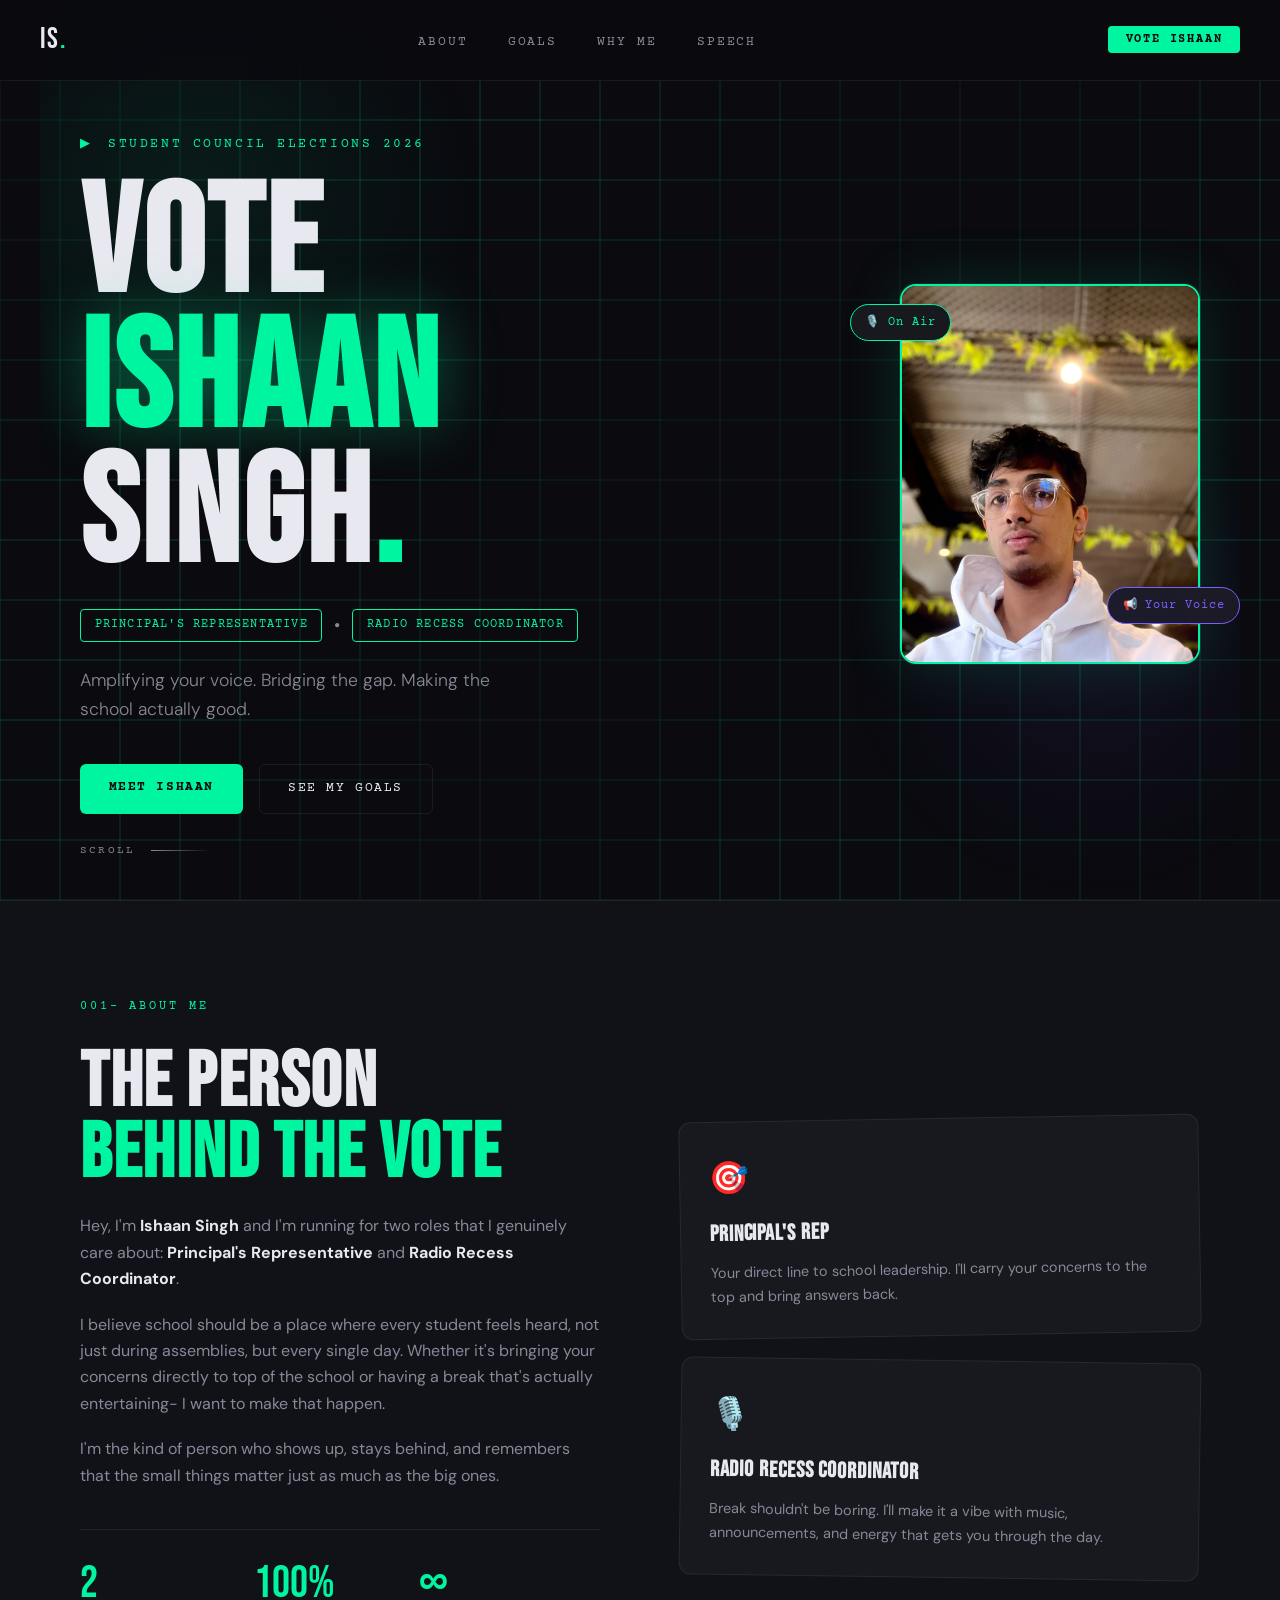
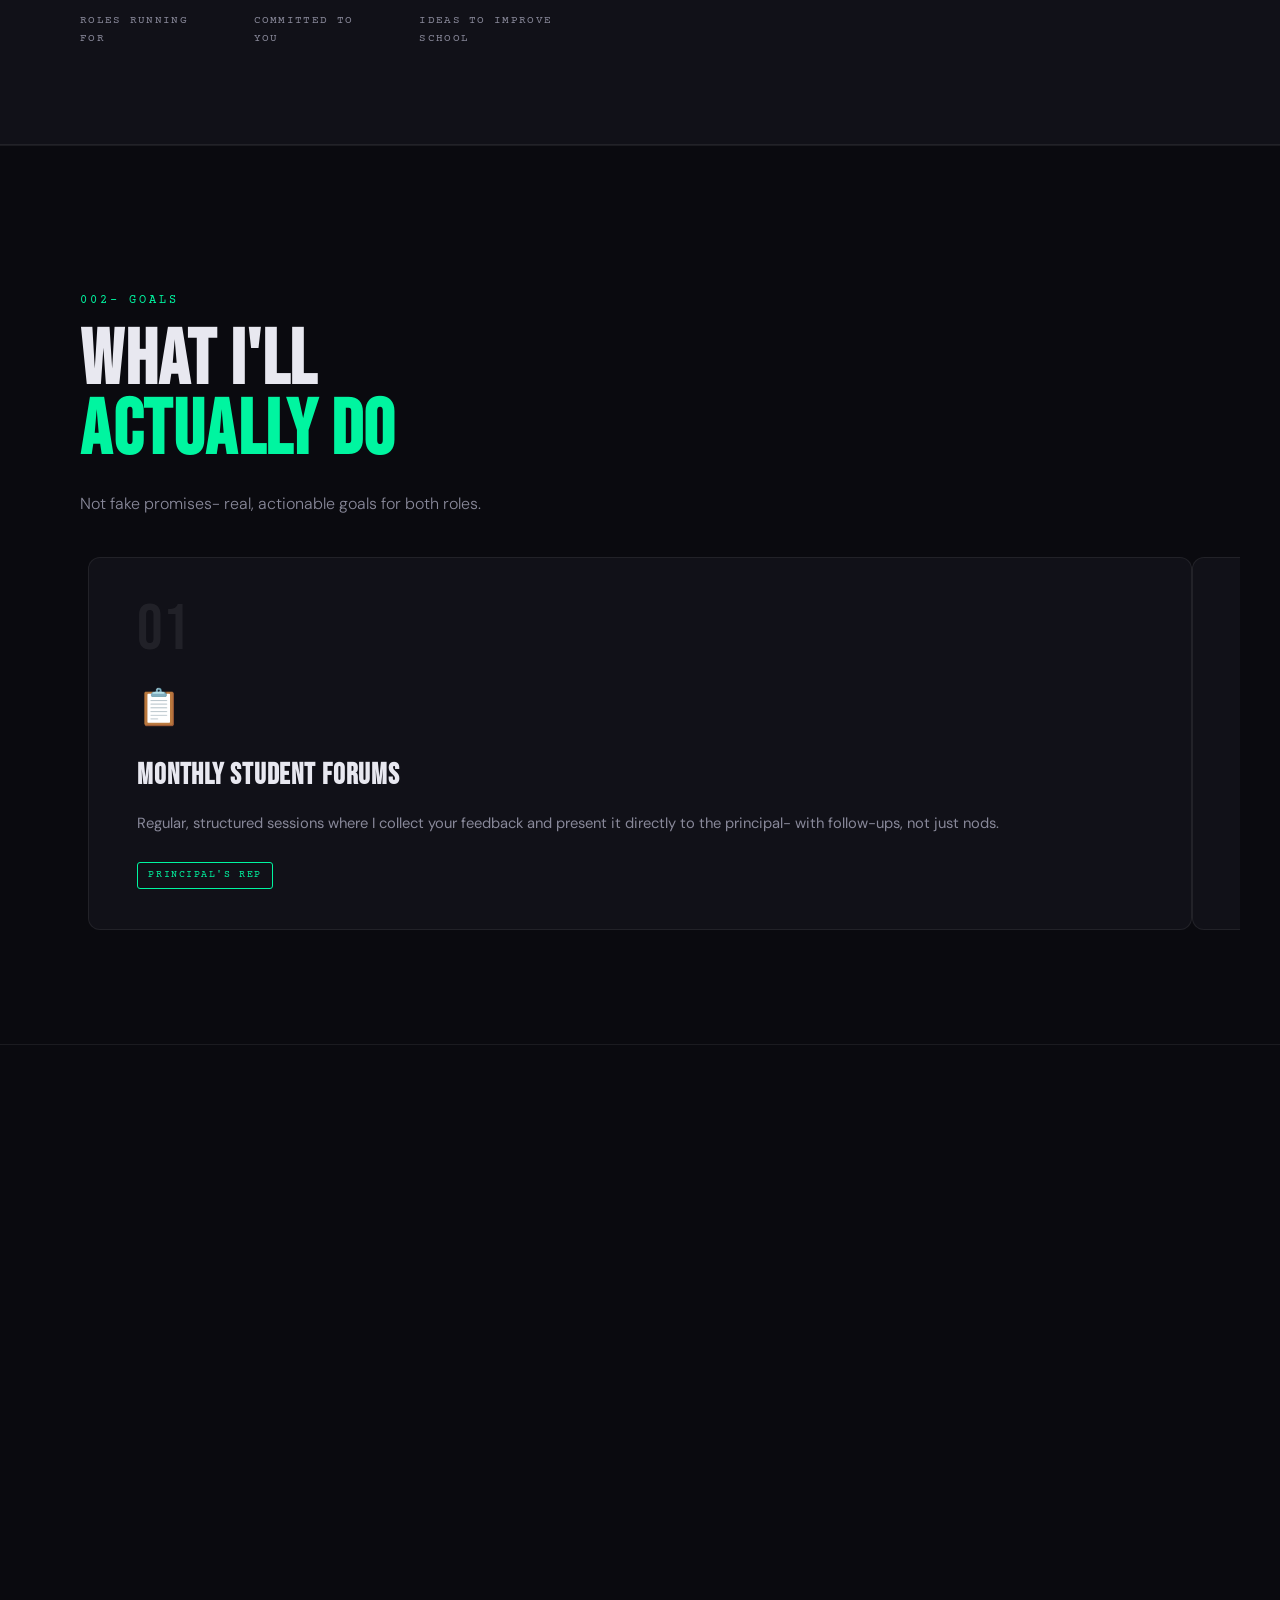
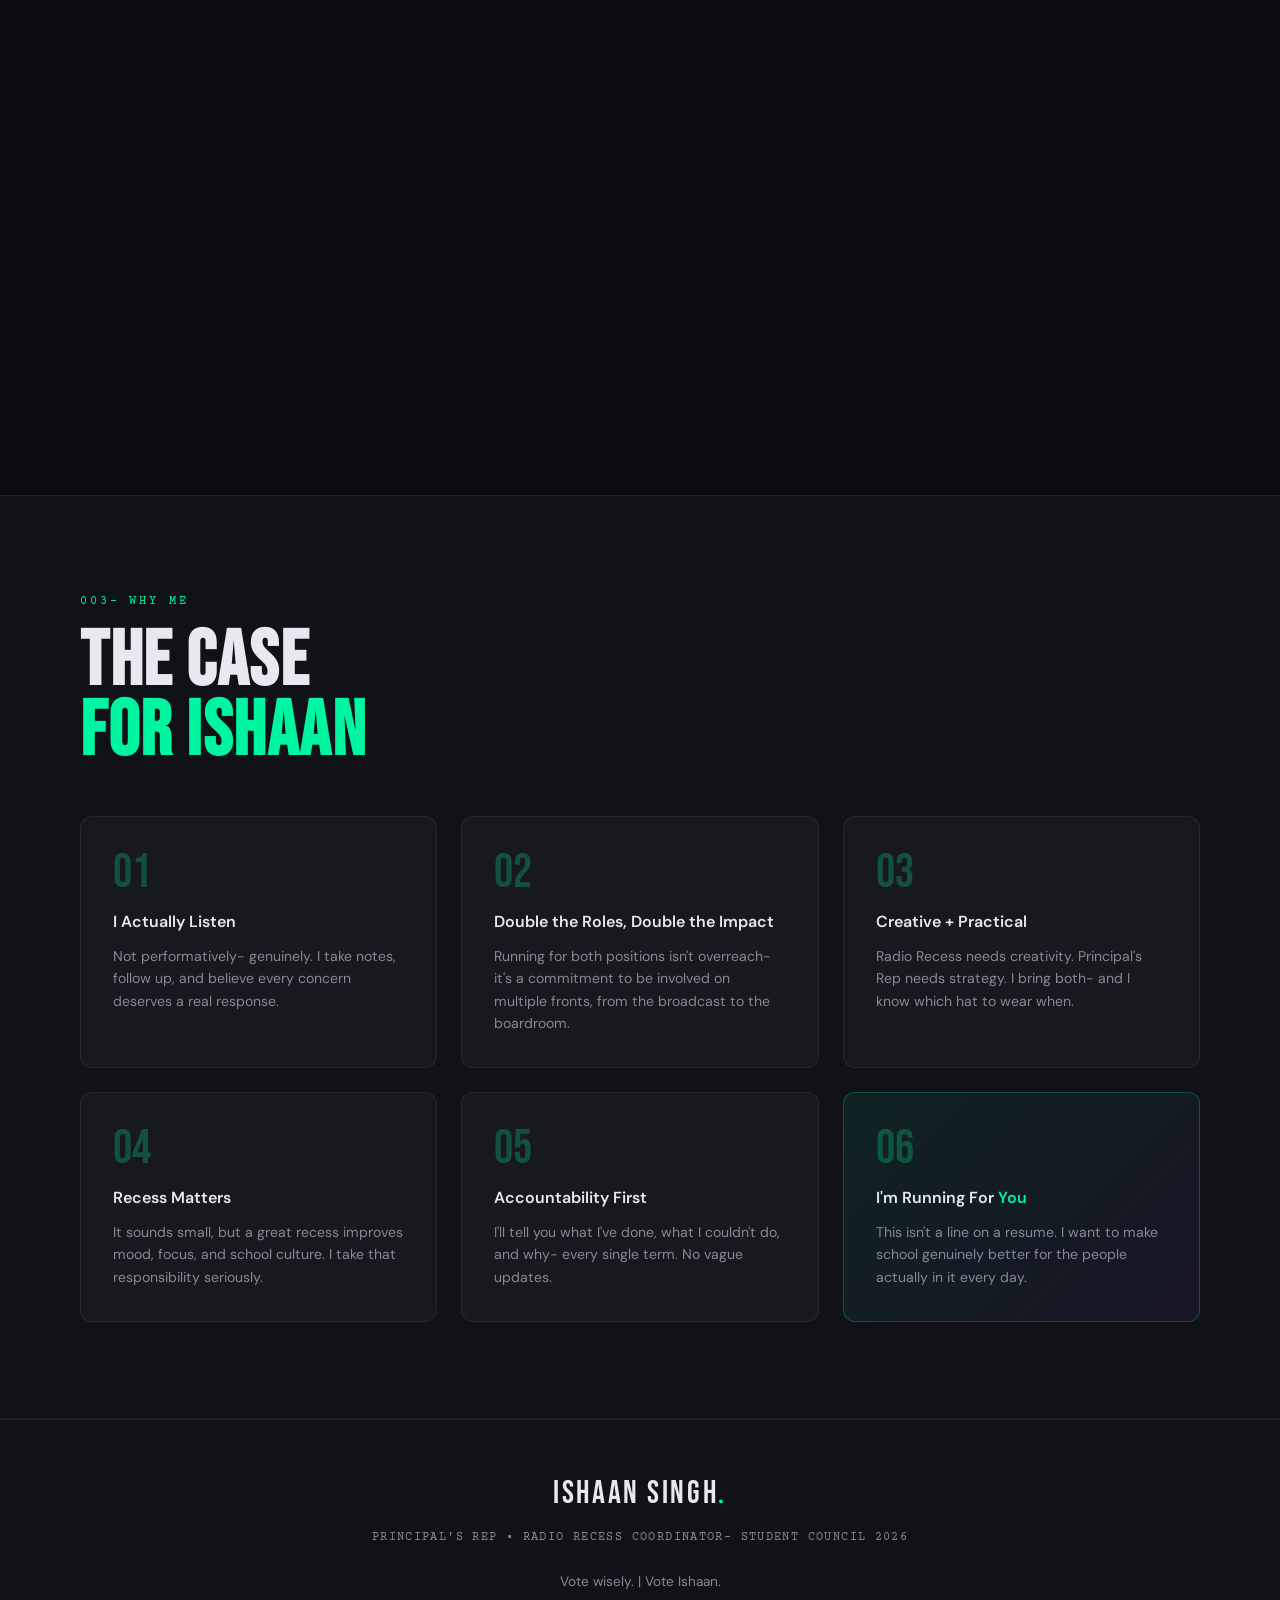
<file: index.html>
<!DOCTYPE html>
<html lang="en">
<head>
  <meta charset="UTF-8" />
  <meta name="viewport" content="width=device-width, initial-scale=1.0" />
  <title>Vote Ishaan Singh</title>
  <link rel="stylesheet" href="style.css" />
  <link rel="preconnect" href="https://fonts.googleapis.com" />
  <link rel="preconnect" href="https://fonts.gstatic.com" crossorigin />
  <link href="https://fonts.googleapis.com/css2?family=Bebas+Neue&family=DM+Sans:ital,wght@0,300;0,400;0,500;0,700;1,300&family=Courier+Prime:wght@400;700&display=swap" rel="stylesheet" />
</head>
<body>

  <!-- BACK TO TOP ARROW -->
  <button id="backToTop" aria-label="Back to top">
    <svg viewBox="0 0 24 24" fill="none" stroke="currentColor" stroke-width="2.5" stroke-linecap="round" stroke-linejoin="round">
      <polyline points="18 15 12 9 6 15"></polyline>
    </svg>
  </button>

  <!-- CONFETTI CANVAS -->
  <canvas id="confettiCanvas"></canvas>

  <!-- NAV -->
  <nav id="navbar">
    <a href="#hero" class="nav-logo" id="navLogo">IS<span class="accent">.</span></a>
    <ul class="nav-links">
      <li><a href="#about">About</a></li>
      <li><a href="#goals">Goals</a></li>
      <li><a href="#why">Why Me</a></li>
      <li><a href="speech.html">Speech</a></li>
    </ul>
    <button class="nav-cta" id="voteBtn">Vote Ishaan</button>
  </nav>

  <!-- HERO -->
  <section id="hero">
    <canvas class="hero-bg-grid" id="gridCanvas"></canvas>
    <div class="hero-content">
      <p class="hero-eyebrow"><span class="blink">&#9654;</span> Student Council Elections 2026</p>
      <h1 class="hero-title">
        VOTE<br />
        <span class="hero-name">ISHAAN</span><br />
        SINGH<span class="accent">.</span>
      </h1>
      <p class="hero-roles">
        <span class="role-tag">Principal's Representative</span>
        <span class="role-divider">&bull;</span>
        <span class="role-tag">Radio Recess Coordinator</span>
      </p>
      <p class="hero-sub">Amplifying your voice. Bridging the gap. Making the school actually good.</p>
      <div class="hero-ctas">
        <a href="#about" class="btn-primary">Meet Ishaan</a>
        <a href="#goals" class="btn-ghost">See My Goals</a>
      </div>
    </div>
    <div class="hero-visual">
      <div class="photo-frame">
        <img src="ishaan.jpg" alt="Ishaan Singh" />
      </div>
      <div class="floating-badge badge-1">&#127897;&#65039; On Air</div>
      <div class="floating-badge badge-2">&#128226; Your Voice</div>
    </div>
    <div class="hero-scroll-hint">
      <span>Scroll</span>
      <div class="scroll-line"></div>
    </div>
  </section>

  <!-- ABOUT -->
  <section id="about">
    <div class="section-container">
      <div class="section-label">001- About Me</div>
      <div class="about-grid">
        <div class="about-text">
          <h2 class="section-title">The Person<br /><em>Behind the Vote</em></h2>
          <p>Hey, I'm <strong>Ishaan Singh</strong> and I'm running for two roles that I genuinely care about: <strong>Principal's Representative</strong> and <strong>Radio Recess Coordinator</strong>.</p>
          <p>I believe school should be a place where every student feels heard, not just during assemblies, but every single day. Whether it's bringing your concerns directly to top of the school or having a break that's actually entertaining- I want to make that happen.</p>
          <p>I'm the kind of person who shows up, stays behind, and remembers that the small things matter just as much as the big ones.</p>
          <div class="about-stats">
            <div class="stat">
              <span class="stat-num">2</span>
              <span class="stat-label">Roles Running For</span>
            </div>
            <div class="stat">
              <span class="stat-num">100<span class="accent">%</span></span>
              <span class="stat-label">Committed to You</span>
            </div>
            <div class="stat">
              <span class="stat-num">&infin;</span>
              <span class="stat-label">Ideas to Improve School</span>
            </div>
          </div>
        </div>
        <div class="about-card-stack">
          <div class="info-card card-tilt-1">
            <div class="card-icon">&#127919;</div>
            <h4>Principal's Rep</h4>
            <p>Your direct line to school leadership. I'll carry your concerns to the top and bring answers back.</p>
          </div>
          <div class="info-card card-tilt-2">
            <div class="card-icon">&#127897;&#65039;</div>
            <h4>Radio Recess Coordinator</h4>
            <p>Break shouldn't be boring. I'll make it a vibe with music, announcements, and energy that gets you through the day.</p>
          </div>
        </div>
      </div>
    </div>
  </section>

  <!-- GOALS SCROLL CAROUSEL -->
  <section id="goals">
    <div class="goals-sticky-wrapper" id="goalsStickyWrapper">
      <div class="goals-sticky-inner">
        <div class="section-container goals-header">
          <div class="section-label">002- Goals</div>
          <h2 class="section-title">What I'll<br /><em>Actually Do</em></h2>
          <p class="section-sub">Not fake promises- real, actionable goals for both roles.</p>
        </div>
        <div class="goals-carousel-outer">
          <div class="goals-track" id="goalsTrack">

            <div class="carousel-slide">
              <div class="slide-number">01</div>
              <div class="slide-icon">&#128203;</div>
              <h3>Monthly Student Forums</h3>
              <p>Regular, structured sessions where I collect your feedback and present it directly to the principal- with follow-ups, not just nods.</p>
              <div class="slide-tag">Principal's Rep</div>
            </div>

            <div class="carousel-slide">
              <div class="slide-number">02</div>
              <div class="slide-icon">&#128266;</div>
              <h3>Radio Recess 2.0</h3>
              <p>Student-led (appropriate) playlists, shoutouts, trivia, and themed recess days. The breaks are your time and I'll make it feel like it.</p>
              <div class="slide-tag">Radio Recess</div>
            </div>

            <div class="carousel-slide">
              <div class="slide-number">03</div>
              <div class="slide-icon">&#129309;</div>
              <h3>Anonymous Suggestion Box</h3>
              <p>A real system- digital or physical- where students can raise concerns safely, and know they'll be taken seriously.</p>
              <div class="slide-tag">Principal's Rep</div>
            </div>

            <div class="carousel-slide">
              <div class="slide-number">04</div>
              <div class="slide-icon">&#127925;</div>
              <h3>Open Mic &amp; Talent Spots</h3>
              <p>Give talented students a platform during breaks. Radio Recess should celebrate the talent already in our school.</p>
              <div class="slide-tag">Radio Recess</div>
            </div>

            <div class="carousel-slide">
              <div class="slide-number">05</div>
              <div class="slide-icon">&#128226;</div>
              <h3>Transparent Communication</h3>
              <p>I'll share updates on what I've done, what's been planned, and what's in progress- no out of the blue shocks.</p>
              <div class="slide-tag">Principal's Rep</div>
            </div>

            <div class="carousel-slide">
              <div class="slide-number">06</div>
              <div class="slide-icon">&#128197;</div>
              <h3>Themed Recess Events</h3>
              <p>From sports highlights to event days- coordinating break events that bring the whole school together.</p>
              <div class="slide-tag">Radio Recess</div>
            </div>

          </div>
        </div>
      </div>
    </div>
    <!-- tall spacer drives the scroll hijack -->
    <div class="goals-spacer" id="goalsSpacerEl"></div>
  </section>

  <!-- WHY VOTE FOR ME -->
  <section id="why">
    <div class="section-container">
      <div class="section-label">003- Why Me</div>
      <h2 class="section-title">The Case<br /><em>for Ishaan</em></h2>
      <div class="why-grid">
        <div class="why-card">
          <div class="why-num">01</div>
          <h3>I Actually Listen</h3>
          <p>Not performatively- genuinely. I take notes, follow up, and believe every concern deserves a real response.</p>
        </div>
        <div class="why-card">
          <div class="why-num">02</div>
          <h3>Double the Roles, Double the Impact</h3>
          <p>Running for both positions isn't overreach- it's a commitment to be involved on multiple fronts, from the broadcast to the boardroom.</p>
        </div>
        <div class="why-card">
          <div class="why-num">03</div>
          <h3>Creative + Practical</h3>
          <p>Radio Recess needs creativity. Principal's Rep needs strategy. I bring both- and I know which hat to wear when.</p>
        </div>
        <div class="why-card">
          <div class="why-num">04</div>
          <h3>Recess Matters</h3>
          <p>It sounds small, but a great recess improves mood, focus, and school culture. I take that responsibility seriously.</p>
        </div>
        <div class="why-card">
          <div class="why-num">05</div>
          <h3>Accountability First</h3>
          <p>I'll tell you what I've done, what I couldn't do, and why- every single term. No vague updates.</p>
        </div>
        <div class="why-card why-card-accent">
          <div class="why-num">06</div>
          <h3>I'm Running For <em>You</em></h3>
          <p>This isn't a line on a resume. I want to make school genuinely better for the people actually in it every day.</p>
        </div>
      </div>
    </div>
  </section>

  <!-- FOOTER -->
  <footer>
    <div class="footer-inner">
      <div class="footer-logo">ISHAAN SINGH<span class="accent">.</span></div>
      <p class="footer-tagline">Principal's Rep &bull; Radio Recess Coordinator- Student Council 2026</p>
      <p class="footer-copy">Vote wisely. | Vote Ishaan.</p>
    </div>
  </footer>

  <script src="script.js"></script>
</body>
</html>
</file>
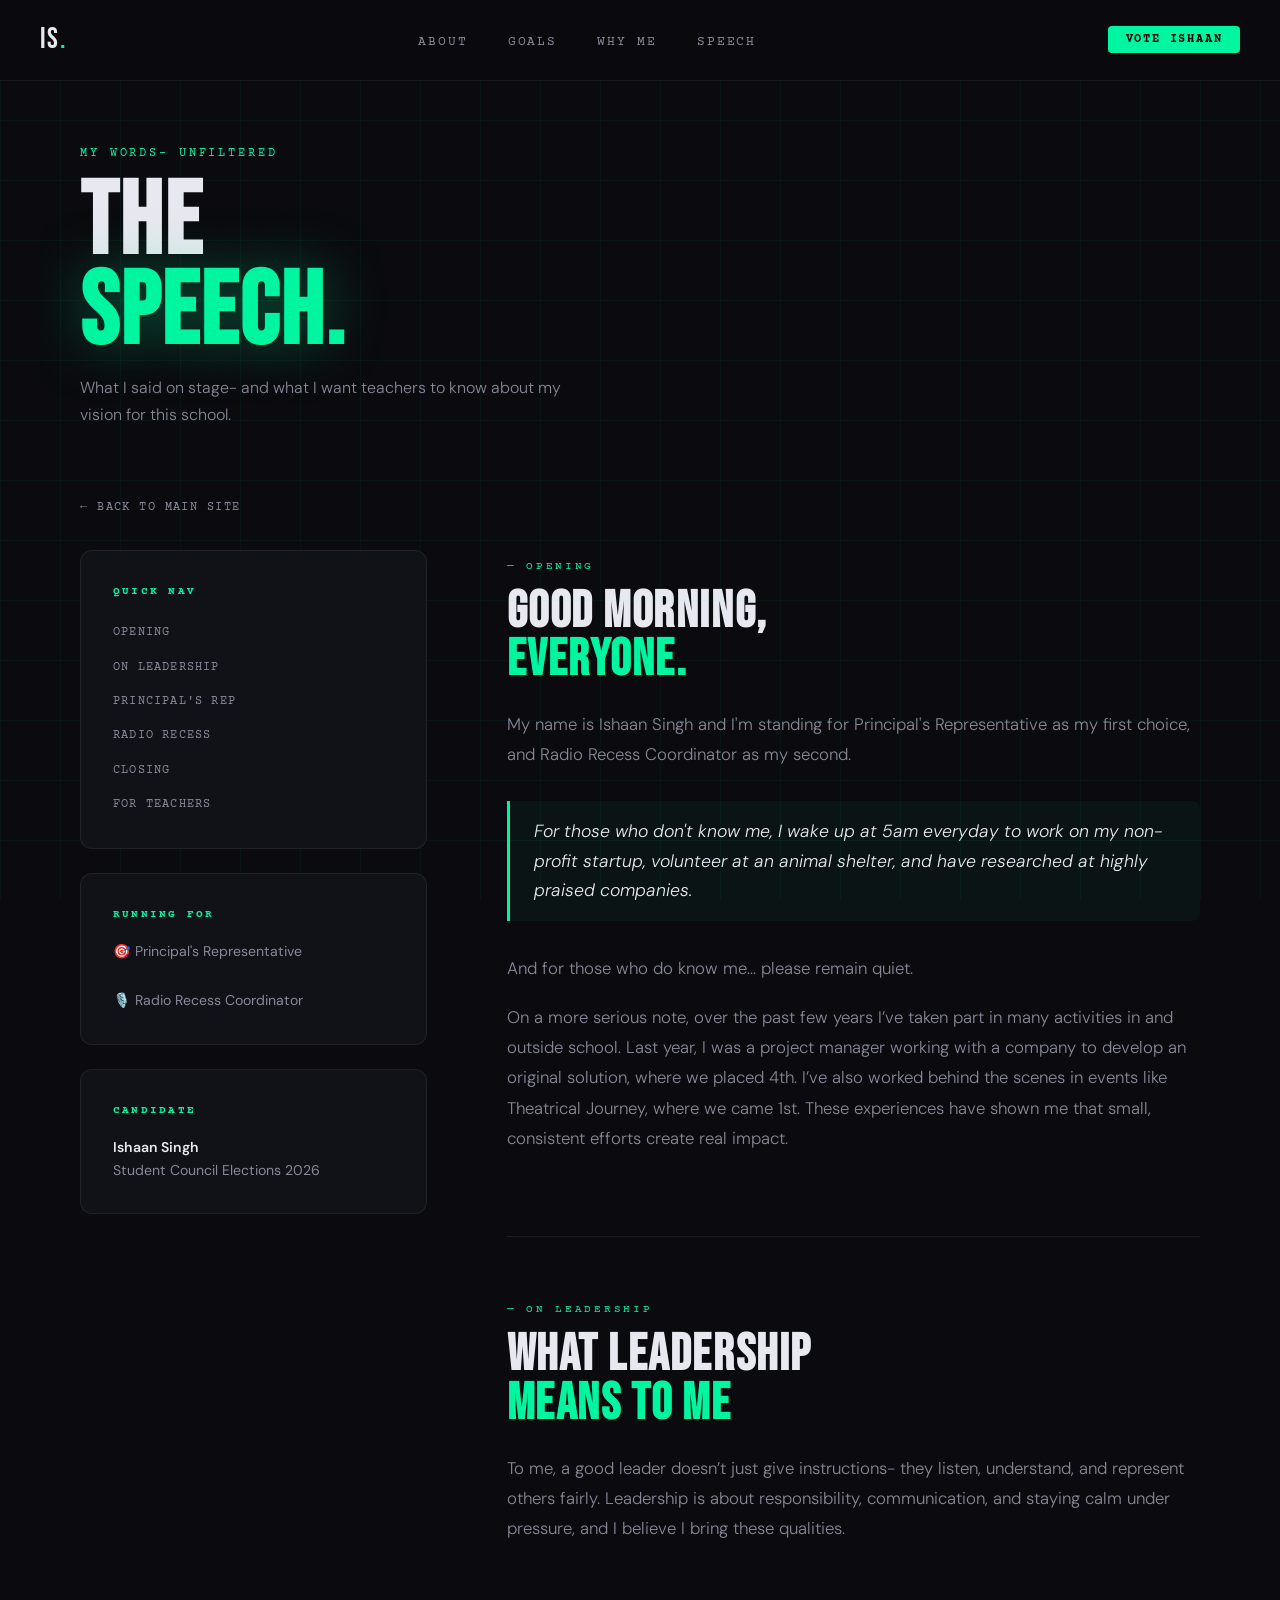
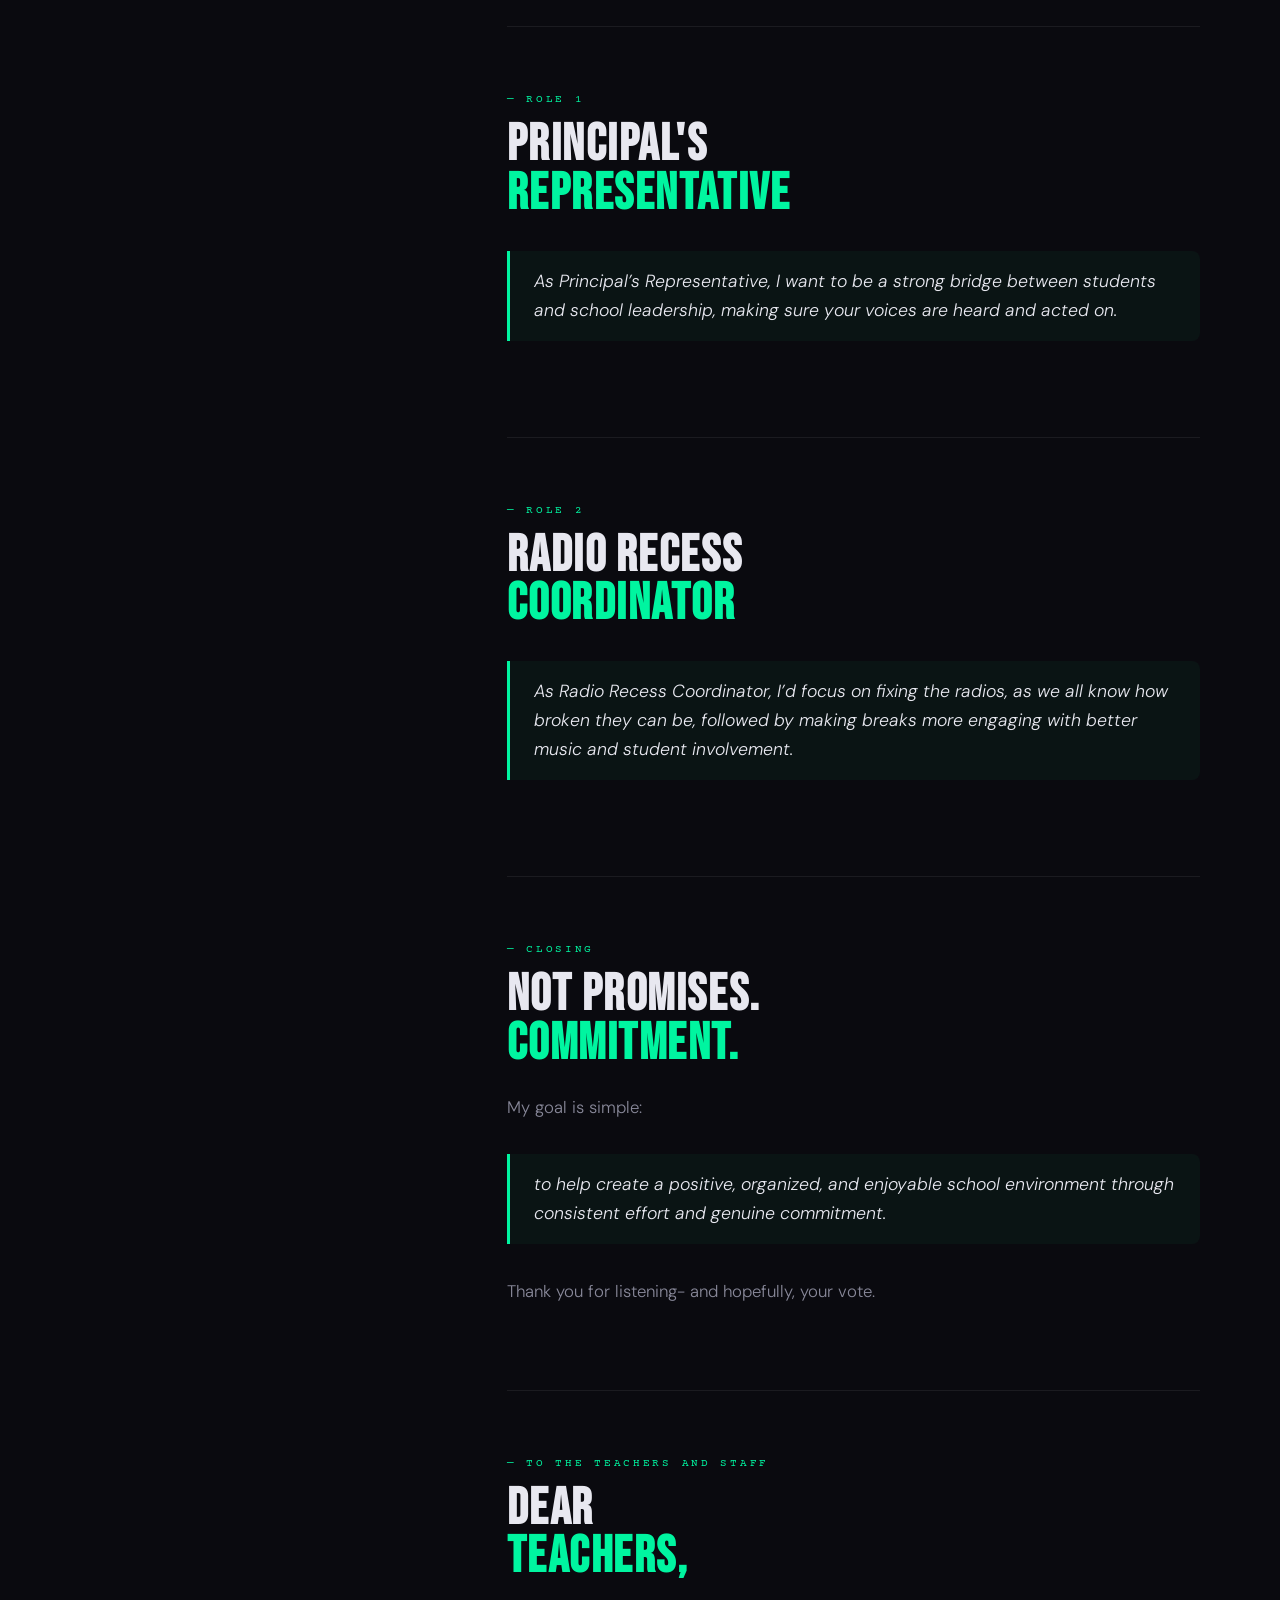
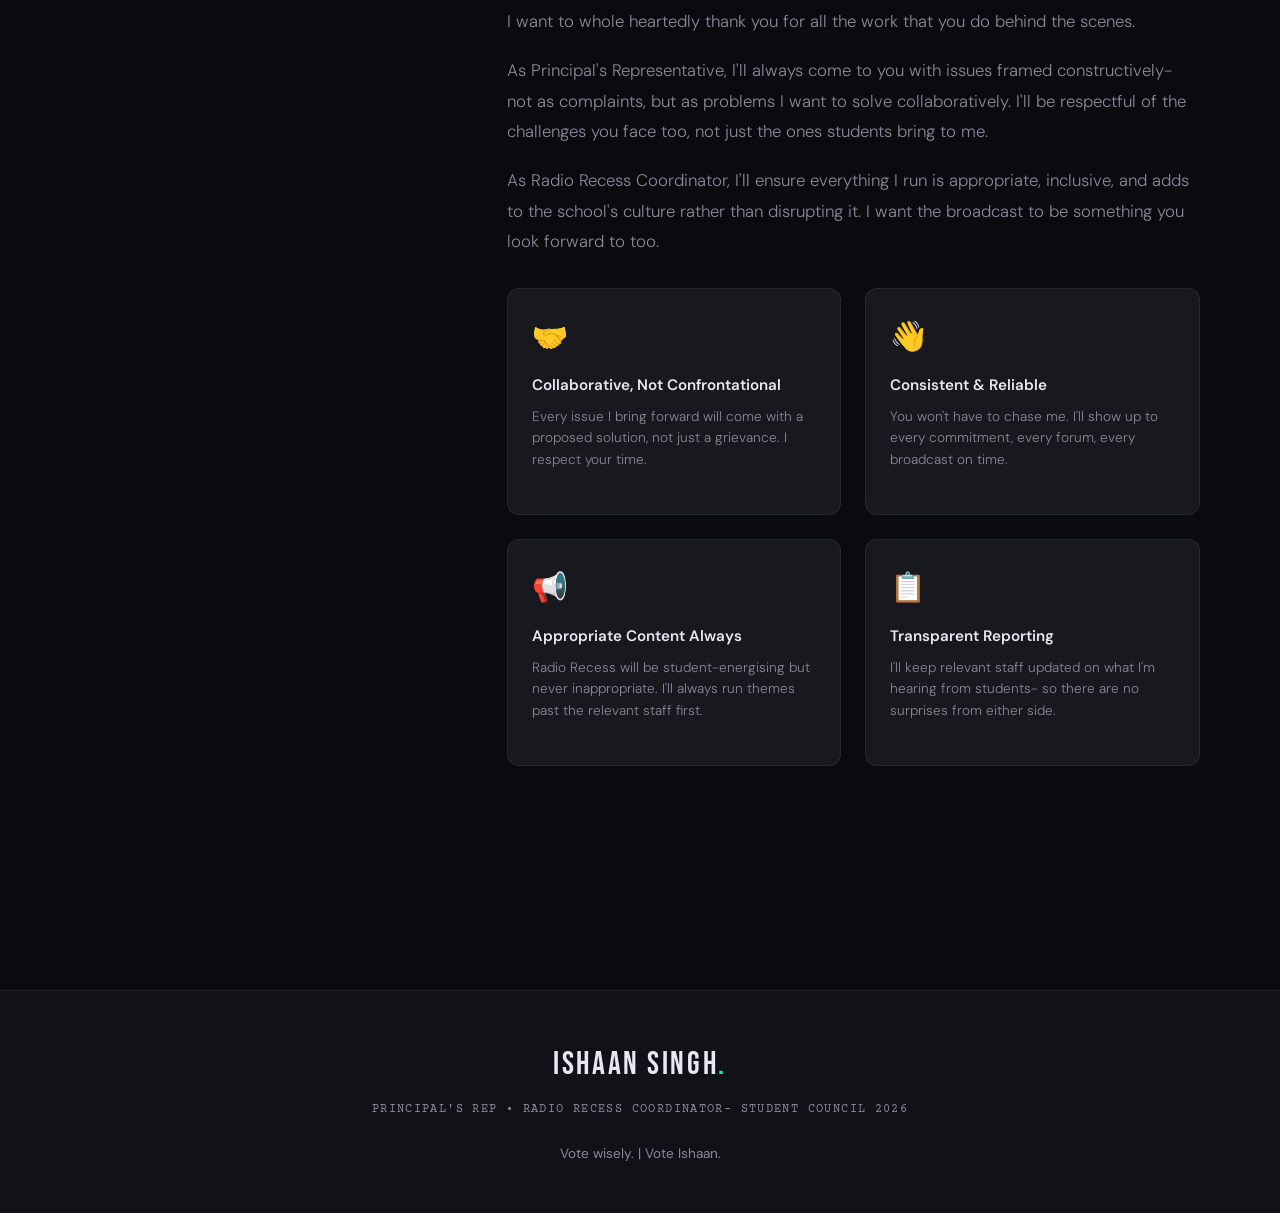
<file: speech.html>
<!DOCTYPE html>
<html lang="en">
<head>
  <meta charset="UTF-8" />
  <meta name="viewport" content="width=device-width, initial-scale=1.0" />
  <title>Ishaan's Speech | Vote Ishaan Singh</title>
  <link rel="stylesheet" href="style.css" />
  <link rel="preconnect" href="https://fonts.googleapis.com" />
  <link rel="preconnect" href="https://fonts.gstatic.com" crossorigin />
  <link href="https://fonts.googleapis.com/css2?family=Bebas+Neue&family=DM+Sans:ital,wght@0,300;0,400;0,500;0,700;1,300&family=Courier+Prime:wght@400;700&display=swap" rel="stylesheet" />
  <style>
    /* ── speech-page specific styles ── */
    .speech-hero {
      min-height: 42vh;
      display: flex;
      align-items: flex-end;
      padding: 9rem 2.5rem 4rem;
      position: relative;
      overflow: hidden;
      max-width: var(--max-w);
      margin: 0 auto;
    }

    .speech-hero-content { position: relative; z-index: 1; }

    .speech-hero::before {
      content: '';
      position: fixed; inset: 0;
      background-image:
        linear-gradient(rgba(0,245,160,0.045) 1px, transparent 1px),
        linear-gradient(90deg, rgba(0,245,160,0.045) 1px, transparent 1px);
      background-size: 60px 60px;
      pointer-events: none;
      z-index: 0;
    }

    .speech-body {
      max-width: var(--max-w);
      margin: 0 auto;
      padding: 0 2.5rem 6rem;
    }

    .speech-grid {
      display: grid;
      grid-template-columns: 1fr 2fr;
      gap: 5rem;
      align-items: start;
    }

    .speech-sidebar {
      position: sticky;
      top: 6rem;
    }

    .speech-sidebar-card {
      background: var(--surface);
      border: 1px solid var(--border);
      border-radius: var(--radius);
      padding: 2rem;
      margin-bottom: 1.5rem;
    }

    .speech-sidebar-card h4 {
      font-family: var(--font-mono);
      font-size: 0.7rem;
      letter-spacing: 0.2em;
      text-transform: uppercase;
      color: var(--accent);
      margin-bottom: 1rem;
    }

    .speech-sidebar-card p {
      color: var(--text-muted);
      font-size: 0.88rem;
      line-height: 1.6;
    }

    .speech-toc {
      list-style: none;
      display: flex;
      flex-direction: column;
      gap: 0.5rem;
    }

    .speech-toc a {
      font-family: var(--font-mono);
      font-size: 0.75rem;
      letter-spacing: 0.1em;
      text-transform: uppercase;
      color: var(--text-muted);
      text-decoration: none;
      transition: color var(--transition);
    }

    .speech-toc a:hover { color: var(--accent); }

    /* speech content */
    .speech-content { padding-top: 0.5rem; }

    .speech-block {
      margin-bottom: 4rem;
      padding-bottom: 4rem;
      border-bottom: 1px solid var(--border);
    }

    .speech-block:last-child { border-bottom: none; }

    .speech-block-label {
      font-family: var(--font-mono);
      font-size: 0.68rem;
      letter-spacing: 0.25em;
      text-transform: uppercase;
      color: var(--accent);
      margin-bottom: 0.75rem;
    }

    .speech-block h3 {
      font-family: var(--font-display);
      font-size: clamp(2rem, 4vw, 3.2rem);
      letter-spacing: 0.03em;
      margin-bottom: 1.5rem;
      color: var(--text);
      line-height: 0.95;
    }

    .speech-block h3 em {
      font-style: normal;
      color: var(--accent);
    }

    .speech-block p {
      color: var(--text-muted);
      font-size: 1.05rem;
      line-height: 1.8;
      margin-bottom: 1.2rem;
      font-weight: 300;
    }

    .speech-block .speech-quote {
      border-left: 3px solid var(--accent);
      padding: 1rem 1.5rem;
      margin: 2rem 0;
      background: rgba(0,245,160,0.04);
      border-radius: 0 8px 8px 0;
      font-size: 1.1rem;
      color: var(--text);
      font-style: italic;
      font-weight: 300;
    }

    /* teachers section */
    .teachers-grid {
      display: grid;
      grid-template-columns: 1fr 1fr;
      gap: 1.5rem;
      margin-top: 2rem;
    }

    .teacher-card {
      background: var(--surface2);
      border: 1px solid var(--border);
      border-radius: var(--radius);
      padding: 1.5rem;
      transition: border-color var(--transition);
    }

    .teacher-card:hover { border-color: rgba(0,245,160,0.3); }

    .teacher-card-icon { font-size: 1.8rem; margin-bottom: 0.75rem; }

    .teacher-card h4 {
      font-size: 0.95rem;
      font-weight: 600;
      color: var(--text);
      margin-bottom: 0.5rem;
    }

    .teacher-card p { color: var(--text-muted); font-size: 0.85rem; line-height: 1.6; }

    .speech-back-btn {
      display: inline-flex;
      align-items: center;
      gap: 0.6rem;
      font-family: var(--font-mono);
      font-size: 0.75rem;
      letter-spacing: 0.12em;
      text-transform: uppercase;
      color: var(--text-muted);
      text-decoration: none;
      margin-bottom: 2rem;
      transition: color var(--transition);
    }

    .speech-back-btn:hover { color: var(--accent); }

    @media (max-width: 900px) {
      .speech-grid { grid-template-columns: 1fr; gap: 3rem; }
      .speech-sidebar { position: static; }
      .teachers-grid { grid-template-columns: 1fr; }
    }

    @media (max-width: 600px) {
      .speech-hero { padding: 8rem 1.5rem 3rem; }
      .speech-body { padding: 0 1.5rem 4rem; }
    }
  </style>
</head>
<body>

  <!-- BACK TO TOP -->
  <button id="backToTop" aria-label="Back to top">
    <svg viewBox="0 0 24 24" fill="none" stroke="currentColor" stroke-width="2.5" stroke-linecap="round" stroke-linejoin="round">
      <polyline points="18 15 12 9 6 15"></polyline>
    </svg>
  </button>

  <!-- NAV -->
  <nav id="navbar">
    <a href="index.html#hero" class="nav-logo" id="navLogo">IS<span class="accent">.</span></a>
    <ul class="nav-links">
      <li><a href="index.html#about">About</a></li>
      <li><a href="index.html#goals">Goals</a></li>
      <li><a href="index.html#why">Why Me</a></li>
      <li><a href="speech.html" class="active">Speech</a></li>
    </ul>
    <button class="nav-cta" id="voteBtn">Vote Ishaan</button>
  </nav>

  <!-- CONFETTI -->
  <canvas id="confettiCanvas"></canvas>

  <!-- SPEECH HERO -->
  <div class="speech-hero">
    <div class="speech-hero-content">
      <div class="section-label">My Words- Unfiltered</div>
      <h1 class="hero-title" style="font-size: clamp(3.5rem,8vw,7rem); margin-bottom:1rem;">
        THE<br /><span class="hero-name">SPEECH</span><span class="accent">.</span>
      </h1>
      <p style="color:var(--text-muted); font-size:1rem; max-width:500px; font-weight:300;">
        What I said on stage- and what I want teachers to know about my vision for this school.
      </p>
    </div>
  </div>

  <!-- BODY -->
  <div class="speech-body">
    <a href="index.html" class="speech-back-btn">&#8592; Back to main site</a>

    <div class="speech-grid">

      <!-- SIDEBAR -->
      <aside class="speech-sidebar">
        <div class="speech-sidebar-card">
          <h4>Quick Nav</h4>
          <ul class="speech-toc">
            <li><a href="#opening">Opening</a></li>
            <li><a href="#leadership">On Leadership</a></li>
            <li><a href="#principals-rep">Principal's Rep</a></li>
            <li><a href="#radio-recess">Radio Recess</a></li>
            <li><a href="#closing">Closing</a></li>
            <li><a href="#teachers">For Teachers</a></li>
          </ul>
        </div>
        <div class="speech-sidebar-card">
          <h4>Running For</h4>
          <p>&#127919; Principal's Representative</p>
          <br />
          <p>&#127897;&#65039; Radio Recess Coordinator</p>
        </div>
        <div class="speech-sidebar-card">
          <h4>Candidate</h4>
          <p style="color:var(--text); font-weight:600;">Ishaan Singh</p>
          <p>Student Council Elections 2026</p>
        </div>
      </aside>

      <!-- SPEECH CONTENT -->
      <main class="speech-content">

        <div class="speech-block" id="opening">
          <div class="speech-block-label">&#8212; Opening</div>
          <h3>Good Morning,<br /><em>Everyone.</em></h3>
          <p>My name is Ishaan Singh and I'm standing for Principal's Representative as my first choice, and Radio Recess Coordinator as my second.</p>
          <div class="speech-quote">
            For those who don't know me, I wake up at 5am everyday to work on my non-profit startup, volunteer at an animal shelter, and have researched at highly praised companies.
          </div>
          <p>And for those who do know me... please remain quiet.</p>
          <p>On a more serious note, over the past few years I’ve taken part in many activities in and outside school. Last year, I was a project manager working with a company to develop an original solution, where we placed 4th. I’ve also worked behind the scenes in events like Theatrical Journey, where we came 1st. These experiences have shown me that small, consistent efforts create real impact.</p>
        </div>

        <div class="speech-block" id="leadership">
          <div class="speech-block-label">&#8212; On Leadership</div>
          <h3>What Leadership<br /><em>Means to Me</em></h3>
          <p>To me, a good leader doesn’t just give instructions- they listen, understand, and represent others fairly. Leadership is about responsibility, communication, and staying calm under pressure, and I believe I bring these qualities.</p>
        </div>

        <div class="speech-block" id="principals-rep">
          <div class="speech-block-label">&#8212; Role 1</div>
          <h3>Principal's<br /><em>Representative</em></h3>
          <div class="speech-quote">
            As Principal’s Representative, I want to be a strong bridge between students and school leadership, making sure your voices are heard and acted on.
          </div>
        </div>

        <div class="speech-block" id="radio-recess">
          <div class="speech-block-label">&#8212; Role 2</div>
          <h3>Radio Recess<br /><em>Coordinator</em></h3>
          <div class="speech-quote">
            As Radio Recess Coordinator, I’d focus on fixing the radios, as we all know how broken they can be, followed by making breaks more engaging with better music and student involvement.
          </div>
        </div>

        <div class="speech-block" id="closing">
          <div class="speech-block-label">&#8212; Closing</div>
          <h3>Not Promises.<br /><em>Commitment.</em></h3>
          <p>My goal is simple: </p>
          <div class="speech-quote">
            to help create a positive, organized, and enjoyable school environment through consistent effort and genuine commitment.
          </div>
          <p>Thank you for listening- and hopefully, your vote.</p>
        </div>

        <!-- FOR TEACHERS -->
        <div class="speech-block" id="teachers">
          <div class="speech-block-label">&#8212; To The Teachers and Staff</div>
          <h3>Dear<br /><em>Teachers,</em></h3>
          <p>I want to whole heartedly thank you for all the work that you do behind the scenes.</p>
          <p>As Principal's Representative, I'll always come to you with issues framed constructively- not as complaints, but as problems I want to solve collaboratively. I'll be respectful of the challenges you face too, not just the ones students bring to me.</p>
          <p>As Radio Recess Coordinator, I'll ensure everything I run is appropriate, inclusive, and adds to the school's culture rather than disrupting it. I want the broadcast to be something you look forward to too.</p>

          <div class="teachers-grid">
            <div class="teacher-card">
              <div class="teacher-card-icon">&#129309;</div>
              <h4>Collaborative, Not Confrontational</h4>
              <p>Every issue I bring forward will come with a proposed solution, not just a grievance. I respect your time.</p>
            </div>
            <div class="teacher-card">
              <div class="teacher-card-icon">&#128075;</div>
              <h4>Consistent &amp; Reliable</h4>
              <p>You won't have to chase me. I'll show up to every commitment, every forum, every broadcast on time.</p>
            </div>
            <div class="teacher-card">
              <div class="teacher-card-icon">&#128226;</div>
              <h4>Appropriate Content Always</h4>
              <p>Radio Recess will be student-energising but never inappropriate. I'll always run themes past the relevant staff first.</p>
            </div>
            <div class="teacher-card">
              <div class="teacher-card-icon">&#128203;</div>
              <h4>Transparent Reporting</h4>
              <p>I'll keep relevant staff updated on what I'm hearing from students- so there are no surprises from either side.</p>
            </div>
          </div>
        </div>

      </main>
    </div>
  </div>

  <!-- FOOTER -->
  <footer>
    <div class="footer-inner">
      <div class="footer-logo">ISHAAN SINGH<span class="accent">.</span></div>
      <p class="footer-tagline">Principal's Rep &bull; Radio Recess Coordinator- Student Council 2026</p>
      <p class="footer-copy">Vote wisely. | Vote Ishaan.</p>
    </div>
  </footer>

  <script src="script.js"></script>
</body>
</html>
</file>
<file: style.css>
/* ============================================
   VOTE ISHAAN SINGH — Styles v2
   Dark Mode · Neon Accent · Sleek & Bold
   ============================================ */

*, *::before, *::after { box-sizing: border-box; margin: 0; padding: 0; }

:root {
  --bg:         #0a0a0f;
  --surface:    #111118;
  --surface2:   #18181f;
  --border:     rgba(255,255,255,0.07);
  --accent:     #00f5a0;
  --accent2:    #7b61ff;
  --text:       #e8e8f0;
  --text-muted: #888899;
  --font-display: 'Bebas Neue', sans-serif;
  --font-body:    'DM Sans', sans-serif;
  --font-mono:    'Courier Prime', monospace;
  --max-w:      1200px;
  --radius:     12px;
  --transition: 0.3s ease;
}

html { scroll-behavior: smooth; }

body {
  background: var(--bg);
  color: var(--text);
  font-family: var(--font-body);
  font-size: 16px;
  line-height: 1.65;
  overflow-x: hidden;
}

.accent { color: var(--accent); }

::-webkit-scrollbar { width: 4px; }
::-webkit-scrollbar-track { background: var(--bg); }
::-webkit-scrollbar-thumb { background: var(--accent); border-radius: 2px; }

/* ============================================
   BACK TO TOP BUTTON
   ============================================ */
#backToTop {
  position: fixed;
  bottom: 2rem;
  right: 2rem;
  z-index: 200;
  width: 48px;
  height: 48px;
  border-radius: 50%;
  border: 1.5px solid var(--accent);
  background: rgba(10,10,15,0.85);
  backdrop-filter: blur(10px);
  color: var(--accent);
  display: flex;
  align-items: center;
  justify-content: center;
  cursor: pointer;
  opacity: 0;
  pointer-events: none;
  transform: translateY(12px);
  transition: opacity 0.35s ease, transform 0.35s ease, box-shadow 0.25s ease;
}

#backToTop.visible {
  opacity: 1;
  pointer-events: auto;
  transform: translateY(0);
}

#backToTop:hover {
  box-shadow: 0 0 18px rgba(0,245,160,0.35);
}

#backToTop svg {
  width: 20px;
  height: 20px;
}

/* ============================================
   CONFETTI CANVAS
   ============================================ */
#confettiCanvas {
  position: fixed;
  inset: 0;
  pointer-events: none;
  z-index: 9999;
  width: 100%;
  height: 100%;
}

/* ============================================
   NAVBAR
   ============================================ */
#navbar {
  position: fixed;
  top: 0; left: 0; right: 0;
  z-index: 100;
  display: flex;
  align-items: center;
  justify-content: space-between;
  padding: 1rem 2.5rem;
  background: rgba(10,10,15,0.85);
  backdrop-filter: blur(16px);
  border-bottom: 1px solid var(--border);
  transition: background var(--transition);
}

.nav-logo {
  font-family: var(--font-display);
  font-size: 1.8rem;
  letter-spacing: 0.05em;
  color: var(--text);
  text-decoration: none;
  cursor: pointer;
  transition: color var(--transition);
}

.nav-logo:hover { color: var(--accent); }

.nav-links {
  display: flex;
  gap: 2.5rem;
  list-style: none;
}

.nav-links a {
  font-family: var(--font-mono);
  font-size: 0.8rem;
  letter-spacing: 0.15em;
  text-transform: uppercase;
  color: var(--text-muted);
  text-decoration: none;
  transition: color var(--transition);
}

.nav-links a:hover, .nav-links a.active { color: var(--accent); }

.nav-cta {
  font-family: var(--font-mono);
  font-size: 0.75rem;
  letter-spacing: 0.15em;
  text-transform: uppercase;
  color: var(--bg);
  background: var(--accent);
  padding: 0.45rem 1.1rem;
  border-radius: 4px;
  cursor: pointer;
  font-weight: 700;
  border: none;
  transition: opacity var(--transition), transform 0.1s ease, box-shadow var(--transition);
}

.nav-cta:hover { opacity: 0.9; }

/* bounce animation triggered by JS */
@keyframes navBounce {
  0%   { transform: scale(1); }
  25%  { transform: scale(0.88); }
  55%  { transform: scale(1.18); }
  75%  { transform: scale(0.96); }
  100% { transform: scale(1); }
}

.nav-cta.bouncing {
  animation: navBounce 0.5s cubic-bezier(0.36,0.07,0.19,0.97) forwards;
}

/* ============================================
   HERO — pulsing grid via canvas
   ============================================ */
#hero {
  min-height: 100vh;
  display: flex;
  align-items: center;
  padding: 7rem 2.5rem 4rem;
  position: relative;
  overflow: hidden;
  gap: 4rem;
  max-width: var(--max-w);
  margin: 0 auto;
}

/* Animated grid canvas — full-screen fixed behind everything */
.hero-bg-grid {
  position: fixed;
  inset: 0;
  width: 100%;
  height: 100%;
  pointer-events: none;
  z-index: -1;
}

#hero::before {
  content: '';
  position: absolute;
  width: 600px; height: 600px;
  border-radius: 50%;
  background: radial-gradient(circle, rgba(0,245,160,0.08) 0%, transparent 70%);
  top: -100px; left: -150px;
  pointer-events: none;
}

#hero::after {
  content: '';
  position: absolute;
  width: 500px; height: 500px;
  border-radius: 50%;
  background: radial-gradient(circle, rgba(123,97,255,0.07) 0%, transparent 70%);
  bottom: 0; right: -100px;
  pointer-events: none;
}

.hero-content {
  flex: 1;
  animation: fadeInUp 0.9s ease both;
}

.hero-eyebrow {
  font-family: var(--font-mono);
  font-size: 0.8rem;
  letter-spacing: 0.2em;
  text-transform: uppercase;
  color: var(--accent);
  margin-bottom: 1.5rem;
}

.blink { animation: blink 1.2s step-end infinite; margin-right: 0.4em; }

@keyframes blink {
  0%, 100% { opacity: 1; }
  50% { opacity: 0; }
}

.hero-title {
  font-family: var(--font-display);
  font-size: clamp(5rem, 12vw, 10rem);
  line-height: 0.88;
  letter-spacing: 0.02em;
  margin-bottom: 1.5rem;
}

.hero-name {
  color: var(--accent);
  text-shadow: 0 0 60px rgba(0,245,160,0.35);
}

.hero-roles {
  display: flex;
  flex-wrap: wrap;
  align-items: center;
  gap: 0.75rem;
  margin-bottom: 1.5rem;
}

.role-tag {
  font-family: var(--font-mono);
  font-size: 0.75rem;
  letter-spacing: 0.1em;
  text-transform: uppercase;
  padding: 0.35rem 0.85rem;
  border: 1px solid var(--accent);
  color: var(--accent);
  border-radius: 4px;
}

.role-divider { color: var(--text-muted); font-size: 1.1rem; }

.hero-sub {
  font-size: 1.1rem;
  color: var(--text-muted);
  max-width: 460px;
  margin-bottom: 2.5rem;
  font-weight: 300;
}

.hero-ctas { display: flex; gap: 1rem; flex-wrap: wrap; }

.btn-primary {
  display: inline-block;
  background: var(--accent);
  color: var(--bg);
  font-family: var(--font-mono);
  font-size: 0.8rem;
  font-weight: 700;
  letter-spacing: 0.12em;
  text-transform: uppercase;
  text-decoration: none;
  padding: 0.85rem 1.8rem;
  border-radius: 6px;
  border: none;
  cursor: pointer;
  transition: transform var(--transition), box-shadow var(--transition);
}

.btn-primary:hover {
  transform: translateY(-2px);
  box-shadow: 0 8px 30px rgba(0,245,160,0.3);
}

.btn-ghost {
  display: inline-block;
  background: transparent;
  color: var(--text);
  font-family: var(--font-mono);
  font-size: 0.8rem;
  letter-spacing: 0.12em;
  text-transform: uppercase;
  text-decoration: none;
  padding: 0.85rem 1.8rem;
  border-radius: 6px;
  border: 1px solid var(--border);
  transition: border-color var(--transition), color var(--transition);
}

.btn-ghost:hover { border-color: var(--accent); color: var(--accent); }

.hero-visual {
  flex: 0 0 auto;
  position: relative;
  animation: fadeInUp 1.1s ease 0.2s both;
}

.photo-frame {
  width: 300px; height: 380px;
  border-radius: 16px;
  border: 2px solid var(--accent);
  overflow: hidden;
  box-shadow: 0 0 60px rgba(0,245,160,0.15), 0 0 0 1px var(--border);
}

.photo-placeholder {
  width: 100%; height: 100%;
  background: var(--surface);
  display: flex; flex-direction: column;
  align-items: center; justify-content: center; gap: 0.5rem;
}

.photo-initials { font-family: var(--font-display); font-size: 5rem; color: var(--accent); opacity: 0.3; }
.photo-hint { font-family: var(--font-mono); font-size: 0.7rem; color: var(--text-muted); text-align: center; padding: 0 1rem; }

.photo-frame img { width: 100%; height: 100%; object-fit: cover; object-position: top center; }

.floating-badge {
  position: absolute;
  background: var(--surface2);
  border: 1px solid var(--border);
  font-family: var(--font-mono);
  font-size: 0.72rem;
  letter-spacing: 0.08em;
  padding: 0.5rem 0.9rem;
  border-radius: 30px;
  white-space: nowrap;
  animation: float 3s ease-in-out infinite;
}

.badge-1 { top: 20px; left: -50px; animation-delay: 0s; border-color: var(--accent); color: var(--accent); }
.badge-2 { bottom: 40px; right: -40px; animation-delay: 1.5s; border-color: var(--accent2); color: var(--accent2); }

@keyframes float {
  0%, 100% { transform: translateY(0); }
  50% { transform: translateY(-10px); }
}

.hero-scroll-hint {
  position: absolute; bottom: 2.5rem; left: 2.5rem;
  display: flex; align-items: center; gap: 1rem;
  font-family: var(--font-mono); font-size: 0.7rem; letter-spacing: 0.2em;
  text-transform: uppercase; color: var(--text-muted);
}

.scroll-line { width: 60px; height: 1px; background: linear-gradient(90deg, var(--text-muted), transparent); }

/* ============================================
   SECTION SHARED
   ============================================ */
section { padding: 6rem 0; }

.section-container { max-width: var(--max-w); margin: 0 auto; padding: 0 2.5rem; }

.section-label {
  font-family: var(--font-mono); font-size: 0.72rem; letter-spacing: 0.25em;
  text-transform: uppercase; color: var(--accent); margin-bottom: 1rem;
}

.section-title {
  font-family: var(--font-display);
  font-size: clamp(3rem, 6vw, 5.5rem);
  line-height: 0.92; letter-spacing: 0.02em; margin-bottom: 1.5rem;
}

.section-title em { font-style: normal; color: var(--accent); }

.section-sub { color: var(--text-muted); font-size: 1rem; max-width: 520px; margin-bottom: 3rem; font-weight: 300; }

/* ============================================
   ABOUT
   ============================================ */
#about {
  background: var(--surface);
  border-top: 1px solid var(--border);
  border-bottom: 1px solid var(--border);
}

.about-grid { display: grid; grid-template-columns: 1fr 1fr; gap: 5rem; align-items: center; margin-top: 2rem; }
.about-text p { color: var(--text-muted); margin-bottom: 1.2rem; font-size: 1rem; }
.about-text strong { color: var(--text); }

.about-stats { display: flex; gap: 2.5rem; margin-top: 2.5rem; padding-top: 2rem; border-top: 1px solid var(--border); }

.stat-num { font-family: var(--font-display); font-size: 2.8rem; color: var(--accent); display: block; line-height: 1; }
.stat-label { font-family: var(--font-mono); font-size: 0.68rem; letter-spacing: 0.12em; text-transform: uppercase; color: var(--text-muted); display: block; margin-top: 0.3rem; }

.about-card-stack { display: flex; flex-direction: column; gap: 1.5rem; }

.info-card {
  background: var(--surface2); border: 1px solid var(--border);
  border-radius: var(--radius); padding: 1.8rem;
  transition: border-color var(--transition), transform var(--transition);
}
.info-card:hover { border-color: var(--accent); transform: translateY(-4px); }
.card-tilt-1 { transform: rotate(-1deg); }
.card-tilt-2 { transform: rotate(0.8deg); }
.card-tilt-1:hover, .card-tilt-2:hover { transform: rotate(0) translateY(-4px); }
.card-icon { font-size: 2rem; margin-bottom: 0.8rem; }
.info-card h4 { font-family: var(--font-display); font-size: 1.4rem; letter-spacing: 0.04em; margin-bottom: 0.5rem; color: var(--text); }
.info-card p { color: var(--text-muted); font-size: 0.9rem; }

/* ============================================
   GOALS — SCROLL-HIJACK CAROUSEL
   ============================================ */
#goals {
  padding: 0;
  position: relative;
}

/* The sticky container — pins to viewport while spacer scrolls */
.goals-sticky-wrapper {
  position: sticky;
  top: 0;
  height: 100vh;
  display: flex;
  align-items: center;
  overflow: hidden;
  background: var(--bg);
  border-top: 1px solid var(--border);
  border-bottom: 1px solid var(--border);
}

.goals-sticky-inner {
  width: 100%;
  padding: 5rem 0 3rem;
}

.goals-header { margin-bottom: 2.5rem; }
.goals-header .section-sub { margin-bottom: 0; }

.goals-carousel-outer {
  position: relative;
  overflow: hidden;          /* clips slides that are off-screen */
  max-width: var(--max-w);
  margin: 0 auto;
  padding: 0 3rem;           /* side gap so card doesn't touch viewport edges */
  box-sizing: border-box;
}

.goals-track {
  display: flex;
  gap: 1.5rem;
  transition: transform 0.55s cubic-bezier(0.25, 0.46, 0.45, 0.94);
  will-change: transform;
}

/* Carousel slide — width is forced to container width by JS */
.carousel-slide {
  /* width/min-width set entirely by JS — no CSS defaults that could fight it */
  box-sizing: border-box;
  flex-shrink: 0;
  background: var(--surface);
  border: 1px solid var(--border);
  border-radius: var(--radius);
  padding: 2.5rem 3rem;        /* inner breathing room — box-sizing keeps this inside the JS width */
  transition: border-color var(--transition);
  position: relative;
  overflow: hidden;
}

.carousel-slide::before {
  content: '';
  position: absolute; inset: 0;
  background: linear-gradient(135deg, rgba(0,245,160,0.04), transparent);
  opacity: 0; transition: opacity var(--transition);
}

.carousel-slide:hover { border-color: rgba(0,245,160,0.4); }
.carousel-slide:hover::before { opacity: 1; }

.slide-number { font-family: var(--font-display); font-size: 4rem; color: var(--border); line-height: 1; margin-bottom: 1rem; }
.slide-icon { font-size: 2.2rem; margin-bottom: 1rem; }

.carousel-slide h3 { font-family: var(--font-display); font-size: 1.8rem; letter-spacing: 0.03em; margin-bottom: 0.75rem; color: var(--text); }
.carousel-slide p { color: var(--text-muted); font-size: 0.92rem; line-height: 1.6; margin-bottom: 1.5rem; }

.slide-tag {
  font-family: var(--font-mono); font-size: 0.65rem; letter-spacing: 0.15em;
  text-transform: uppercase; color: var(--accent); border: 1px solid var(--accent);
  display: inline-block; padding: 0.25rem 0.65rem; border-radius: 3px;
}

/* Dots hidden — removed per request */
.goals-dots { display: none; }

/* Tall spacer — JS sets its height based on slide count */
.goals-spacer {
  width: 100%;
  /* height set by JS */
}

/* ============================================
   WHY VOTE FOR ME
   ============================================ */
#why { background: var(--surface); border-top: 1px solid var(--border); border-bottom: 1px solid var(--border); }

.why-grid { display: grid; grid-template-columns: repeat(3, 1fr); gap: 1.5rem; margin-top: 3rem; }

.why-card {
  background: var(--surface2); border: 1px solid var(--border); border-radius: var(--radius); padding: 2rem;
  transition: border-color var(--transition), transform var(--transition);
}
.why-card:hover { border-color: rgba(0,245,160,0.3); transform: translateY(-4px); }
.why-card-accent { background: linear-gradient(135deg, rgba(0,245,160,0.08), rgba(123,97,255,0.06)); border-color: rgba(0,245,160,0.25); }

.why-num { font-family: var(--font-display); font-size: 3rem; color: var(--accent); opacity: 0.25; line-height: 1; margin-bottom: 0.75rem; }
.why-card h3 { font-size: 1rem; font-weight: 600; margin-bottom: 0.6rem; color: var(--text); }
.why-card p { color: var(--text-muted); font-size: 0.88rem; line-height: 1.6; }
.why-card em { color: var(--accent); font-style: normal; }

/* ============================================
   FOOTER
   ============================================ */
footer { background: var(--surface); border-top: 1px solid var(--border); padding: 3rem 2.5rem; text-align: center; }
.footer-inner { max-width: var(--max-w); margin: 0 auto; }
.footer-logo { font-family: var(--font-display); font-size: 2rem; letter-spacing: 0.08em; margin-bottom: 0.5rem; }
.footer-tagline { font-family: var(--font-mono); font-size: 0.72rem; letter-spacing: 0.12em; text-transform: uppercase; color: var(--text-muted); margin-bottom: 1.5rem; }
.footer-copy { color: var(--text-muted); font-size: 0.85rem; }

/* ============================================
   ANIMATIONS
   ============================================ */
@keyframes fadeInUp {
  from { opacity: 0; transform: translateY(30px); }
  to   { opacity: 1; transform: translateY(0); }
}

.reveal { opacity: 0; transform: translateY(24px); transition: opacity 0.7s ease, transform 0.7s ease; }
.reveal.visible { opacity: 1; transform: none; }

/* ============================================
   RESPONSIVE
   ============================================ */
@media (max-width: 900px) {
  #hero { flex-direction: column; text-align: center; align-items: center; padding-top: 8rem; }
  .hero-roles { justify-content: center; }
  .hero-ctas { justify-content: center; }
  .hero-sub { margin: 0 auto 2.5rem; }
  .hero-scroll-hint { display: none; }
  .about-grid { grid-template-columns: 1fr; gap: 3rem; }
  .why-grid { grid-template-columns: repeat(2, 1fr); }
}

@media (max-width: 600px) {
  #navbar { padding: 1rem 1.5rem; }
  .nav-links { display: none; }
  .section-container { padding: 0 1.5rem; }
  .why-grid { grid-template-columns: 1fr; }
  .about-stats { flex-direction: column; gap: 1.5rem; }
  .photo-frame { width: 240px; height: 300px; }
}
</file>
